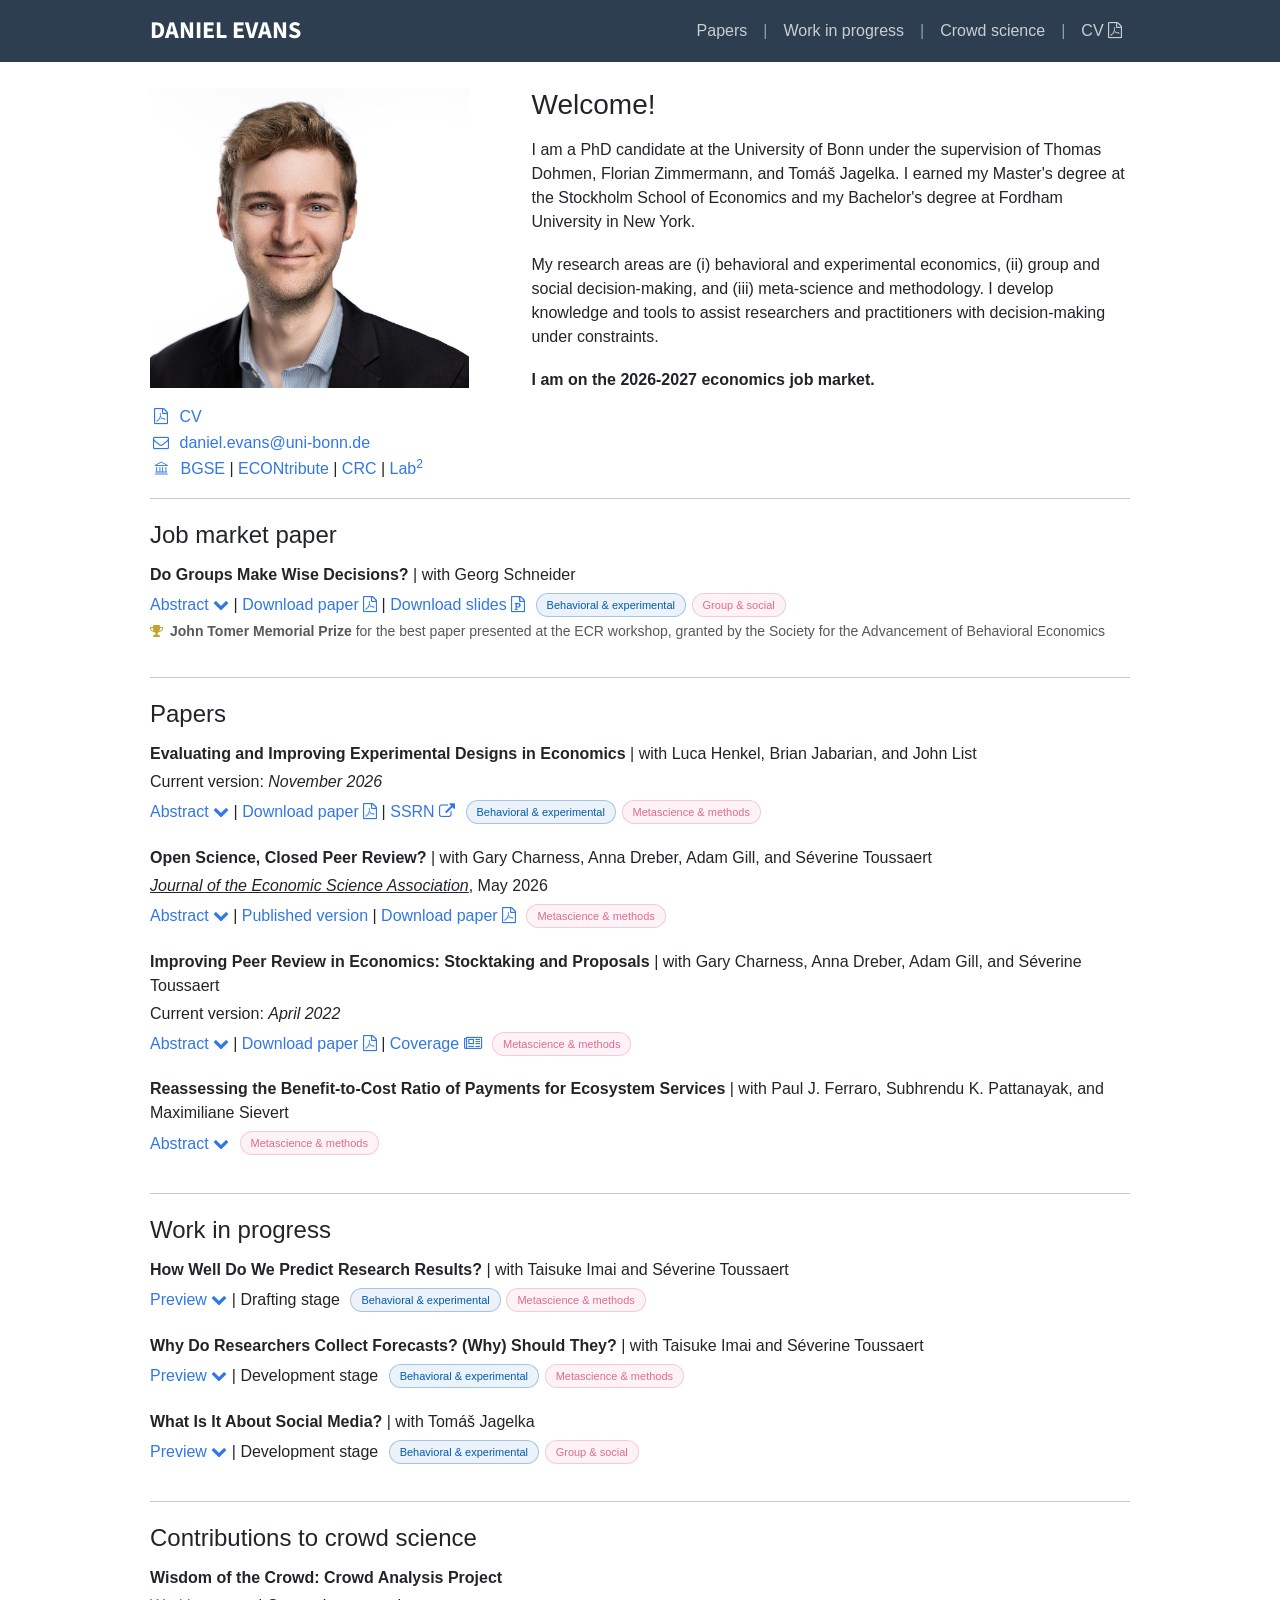
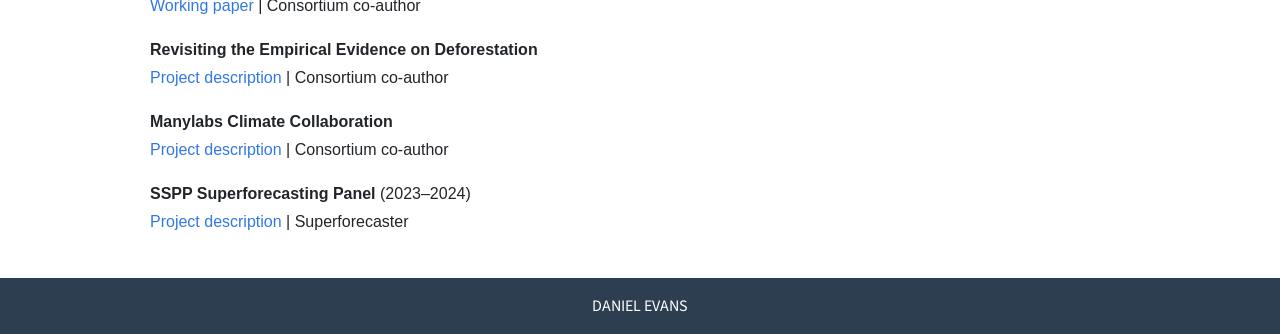
<file: index.html>
<!DOCTYPE html>
<html>
   <head>
      <meta name="generator" content="Hugo 0.72.0" />
      <meta charset="utf-8">
      <meta name="viewport" content="width=device-width, initial-scale=1, viewport-fit=cover, shrink-to-fit=no">
      <title>DANIEL EVANS </title>
      <meta name="description" content="Website of Daniel Evans">
      <link rel="canonical" href="https://daniel-evans-econ.com/" />
      <meta property="og:title" content="DANIEL EVANS" />
      <meta property="og:description" content="Website of Daniel Evans" />
      <meta property="og:type" content="website" />
      <meta property="og:url" content="https://daniel-evans-econ.com/" />
      <meta name="google-site-verification" content="ahWRUSEJh2YRMnxcVkSEhwlhxBZEfz1xDAu38m6dols" />
      <meta name="twitter:card" content="summary"/>
      <meta name="twitter:title" content="DANIEL EVANS"/>
      <meta name="twitter:description" content="Website of Daniel Evans"/>
      <link rel="stylesheet" href="https://stackpath.bootstrapcdn.com/bootstrap/4.3.1/css/bootstrap.min.css" integrity="sha384-ggOyR0iXCbMQv3Xipma34MD+dH/1fQ784/j6cY/iJTQUOhcWr7x9JvoRxT2MZw1T" crossorigin="anonymous">
      <link rel="stylesheet" href="https://cdnjs.cloudflare.com/ajax/libs/font-awesome/4.7.0/css/font-awesome.min.css">
<link href="https://fonts.googleapis.com/css2?family=Source+Sans+Pro:wght@700&display=swap" rel="stylesheet">
      <link rel="stylesheet" type="text/css" href="//fonts.googleapis.com/css?family=Open+Sans" />
      <link rel="icon" href="images/Bonn_Favicon.jpg" type="image/jpeg">
      <!-- CSS elements -->
      <link href="css/styles_navbar.css" rel="stylesheet" />
      <link rel="stylesheet" type="text/css" href="css/custom.css?v=20261114-tags2">
   </head>
   <body id="page-top">
      <div id="content">
         <div class="container">
<nav class="navbar navbar-expand-lg navbar-dark fixed-top" id="mainNav" style="background-color: #2c3e50;">
               <div class="container">
<a class="navbar-brand" href="#page-top">
<div style="font-size: larger; font-family: 'Source Sans Pro', sans-serif; font-weight: 700; color: white;">DANIEL EVANS</div>
</a>                   
<button class="navbar-toggler" type="button" data-bs-toggle="collapse" data-bs-target="#navbarResponsive" aria-controls="navbarResponsive" aria-expanded="false" aria-label="Toggle navigation"><span class="navbar-toggler-icon"></span></button>
                   <div class="collapse navbar-collapse" id="navbarResponsive">
                       <ul class="navbar-nav ms-auto">
<li class="nav-item">
  <a class="nav-link" href="#Papers" style="color: white;">Papers</a>
</li>
<li class="nav-item d-none d-lg-block"><span class="nav-link" style="color: white; font-weight: 300; opacity: 0.5;">|</span></li>
<li class="nav-item">
  <a class="nav-link" href="#WorksInProgress" style="color: white;">Work in progress</a>
</li>
<li class="nav-item d-none d-lg-block"><span class="nav-link" style="color: white; font-weight: 300; opacity: 0.5;">|</span></li>
<li class="nav-item">
  <a class="nav-link" href="#CrowdScience" style="color: white;">Crowd science</a>
</li>
<li class="nav-item d-none d-lg-block"><span class="nav-link" style="color: white; font-weight: 300; opacity: 0.5;">|</span></li>
<li class="nav-item">
  <a class="nav-link" href="/Evans_CV.pdf" target="_blank" style="color: white;">
    CV <span class="fa fa-file-pdf-o"></span>
  </a>
</li>

                       </ul>
                   </div>
               </div>
           </nav>
   <header>
   <div class="row justify-content-between">
      <div class="col-lg-5 header-img-col">
         <!-- <h3 class="text-left section_top"> Daniel Evans </h3> -->
                  <img src="images/daniel.evans.headshot.jpg?v=3" alt="Daniel Evans"
     style="width: auto; height: auto; max-height: 300px; max-width: 100%; object-fit: cover; margin-bottom: 1em;">
                  <table>
                         <tr>
                           <td colspan="2"><a href="/Evans_CV.pdf" target="_blank"><span class="fa fa-file-pdf-o fa-fw" aria-hidden="true" style="margin-right:8px"></span>CV</a></td>
                         </tr>
                          <tr>
                           <td colspan="2"><a href="mailto:daniel.evans@uni-bonn.de"><span class="fa fa-envelope-o fa-fw" aria-hidden="true" style="margin-right:8px"></span><span class="sr-only">Email:</span>daniel.evans@uni-bonn.de</a> </td>
                         </tr>  
                         <tr>
<td style="padding-right:8px"><svg xmlns="http://www.w3.org/2000/svg" viewBox="0 0 24 24" width="1.28571429em" height="1em" fill="none" stroke="currentColor" stroke-width="1.4" stroke-linecap="round" stroke-linejoin="round" aria-hidden="true" focusable="false" style="color:#3277e6;vertical-align:-0.125em"><path d="M3 8 12 3 21 8Z M5 11v7 M10 11v7 M14 11v7 M19 11v7 M3 21h18 M4 18h16"/></svg><span class="sr-only">Affiliations:</span></td>
<td>
  <a target="_blank" href="https://www.econ.uni-bonn.de/en/department/doctoral-students/daniel-evans">BGSE</a> | 
  <a target="_blank" href="https://econtribute.de/de/people/daniel-evans/">ECONtribute</a> | 
  <a target="_blank" href="https://www.crctr224.de/people/members-alphabetical-order/daniel-evans/view">CRC</a> | 
  <a target="_blank" href="https://labsquare.net/aboutus/team">Lab<sup>2</sup></a>
</td>
                         </tr>                             
                            <!--  <tr>
                           <td style="padding-right:8px" ><b>Twitter:</b></td>
                           <td><a target="_blank" href="https://twitter.com/DanielEvansEcon">@DanielEvansEcon</a> </td>
                         </tr>   -->                       
                  </table>
                   <!--  <b>Google Scholar:</b>    <a target="_blank" href="https://scholar.google.de/citations?user=FmFygDEAAAAJ&hl=de&oi=ao">Profile</a>  -->
               </div>
               <div class="col-lg-7 header-text-col">
         <h3 class="text-left section_top" style="margin-top: 0;">Welcome!</h3>
         <p> <div style="margin-bottom: 1em;"></div>
            I am a PhD candidate at the University of Bonn under the supervision of Thomas Dohmen, Florian Zimmermann, and Tomáš Jagelka. I earned my Master's degree at the Stockholm School of Economics and my Bachelor's degree at Fordham University in New York.<span style="display:block; height:1.20em;"></span>
   My research areas are (i) behavioral and experimental economics, (ii) group and social decision-making, and (iii) meta-science and methodology. I develop knowledge and tools to assist researchers and practitioners with decision-making under constraints.<span style="display:block; height:1.20em;"></span>
   <b>I am on the 2026-2027 economics job market.</b>
</p>
               </div>


            </div>
   </header>


      <div class="research-filters" id="research-filters" hidden>
         <span class="filter-label">Topics:</span>
         <div class="filter-options" id="active-topics" role="group" aria-label="Active topic filters"></div>
      </div>
      <p class="sr-only" id="filter-status" role="status" aria-live="polite"></p>
      <p class="filter-empty" id="filter-empty" hidden>No papers match all selected topics. Remove a topic to see more papers.</p>

      <section id="JobMarketPaper">

            <hr class="my-3">

            <div class="row">
               <div class="col-md">
                  <h4 class=" section">  Job market paper </h4>

<article class="research-entry" data-topics="behavioral social">
<p class="p_title_p"><b>Do Groups Make Wise Decisions?</b> | with Georg Schneider
</p>
<p class="paper-actions p_title_p">
   <span class="paper-links">
<a class="collapse-show showAbstract" data-toggle="collapse"
   href="#summary-groups-wise" role="button"
   aria-expanded="false" aria-controls="summary-groups-wise">
   Abstract
</a>
| <a href="/papers/Evans_JMP.pdf" role="button" target="_blank">
   Download paper <span class="fa fa-file-pdf-o"></span>
   </a>
| <a href="/papers/Evans_JMP_Slides.pdf" role="button" target="_blank">
   Download slides <span class="fa fa-file-powerpoint-o"></span>
   </a>
   </span>
<span class="paper-topics" aria-label="Research topics">
   <button type="button" class="topic-tag topic-tag--behavioral" data-topic="behavioral" aria-pressed="false">Behavioral &amp; experimental</button>
   <button type="button" class="topic-tag topic-tag--social" data-topic="social" aria-pressed="false">Group &amp; social</button>
</span>
</p>
<p class="p_award">
   <span class="fa fa-trophy"></span><b>John Tomer Memorial Prize</b> for the best paper presented at the ECR workshop, granted by the Society for the Advancement of Behavioral Economics
</p>
<div class="px-4 collapse card info" id="summary-groups-wise">
   <p class="text-justify">
      Many important decisions are made jointly by groups. While groups can draw on diverse perspectives, they are also susceptible to collective failures, such as herding. We investigate this tension by studying three features that distinguish joint from individual decision-making: composition, communication, and collaborative aggregation. Direct comparisons between joint and individual decisions cannot isolate these features. We separate them in an interactive online experiment in which retail investors construct portfolios to maximize returns and limit volatility in a randomly assigned decision mode. Adjacent modes differ by a single feature. We find that the benefits of joint decision-making can be explained by composition alone, because pooling partners’ diverse, independent inputs into a group decision reduces portfolio concentration and volatility. Communication undermines these benefits by homogenizing partners’ inputs and encouraging riskier strategies. Requiring partners to agree on one portfolio (collaborative aggregation) has little overall effect relative to pooling, but improves diversification when their beliefs differ. These findings suggest that communication can harm group decisions by encouraging conformity in settings where diversity of thought is essential.
   </p>
</div>
</article>
            </div>
            </div>
        </section>

      <section id="Papers">

            <hr class="my-3">

            <div class="row">
               <div class="col-md">
                  <h4 class=" section">  Papers </h4>

<article class="research-entry" data-topics="behavioral methods">
<p class="p_title_p"><b>Evaluating and Improving Experimental Designs in Economics</b> | with 
   <a href="https://luca-henkel.github.io/" class="n_link" role="button" target="_blank">Luca Henkel</a>, 
   <a href="https://brianjabarian.org/" class="n_link" role="button" target="_blank">Brian Jabarian</a>, and 
   <a href="https://voices.uchicago.edu/jlist/" class="n_link" role="button" target="_blank">John List</a>
</p>
<p class="p_title_p">
   Current version: <i>November 2026</i>
</p>
<p class="paper-actions p_abstract_p">
   <span class="paper-links">
<a class="collapse-show showAbstract" data-toggle="collapse"
   href="#summary-evaluating-experiments" role="button"
   aria-expanded="false"    aria-controls="summary-evaluating-experiments">
   Abstract
</a>
| <a href="/papers/Improving_Evaluating_Experiments.pdf" role="button" target="_blank">
   Download paper <span class="fa fa-file-pdf-o"></span>
   </a>
| <a href="https://papers.ssrn.com/sol3/papers.cfm?abstract_id=7701058" target="_blank" rel="noopener noreferrer">
   SSRN <span class="fa fa-external-link" aria-hidden="true"></span>
   </a>
   </span>
<span class="paper-topics" aria-label="Research topics">
   <button type="button" class="topic-tag topic-tag--behavioral" data-topic="behavioral" aria-pressed="false">Behavioral &amp; experimental</button>
   <button type="button" class="topic-tag topic-tag--methods" data-topic="methods" aria-pressed="false">Metascience &amp; methods</button>
</span>
</p>
<div class="px-4 collapse card info" id="summary-evaluating-experiments">
   <p class="text-justify">
      Conducting experiments requires researchers to make numerous design choices while respecting statistical, practical, and ethical constraints. We develop the Experimental Design Assessment Tool (EDAT) to help researchers navigate this complexity when generating and evaluating evidence from experiments. EDAT is based on a comprehensive framework that distills experimental designs into 30 components and provides guidance on optimal design choices for each. We operationalize this framework with an evaluation instrument that guides evaluators through experimental designs using targeted questions and generates quantitative quality scores. We evaluate EDAT&rsquo;s performance by applying it to experiments published in eight top economics journals in 2000, 2001, and 2020. Evaluators&rsquo; scores show high reliability and strongly predict citation counts, publication outcomes, and other proxies for impact and quality. This suggests that a quantitative assessment of experimental design quality is feasible. They further reveal that there cannot be a &ldquo;perfect experiment&rdquo; in practice due to the existence of trade-offs, such as between certain components of internal and external validity. We show how researchers navigate these trade-offs and identify the design features most valued by the profession. Finally, we document systematic improvements in quality over time and heterogeneity in design features between subfields and experiment types.
   </p>
</div>
</article>
                <article class="research-entry" data-topics="methods">
<p class="p_title_p">  <b>Open Science, Closed Peer Review? </b> | with Gary Charness, <a href="https://sites.google.com/site/annadreber/" class="n_link" role="button" target="_blank">Anna Dreber</a>, <a href="https://sites.google.com/view/adam-gill/" class="n_link" role="button" target="_blank">Adam Gill</a>, and <a href="https://severinetoussaert.com/" class="n_link" role="button" target="_blank">Séverine Toussaert</a>
</p>
               <p class="p_title_p">
                   <i><u>Journal of the Economic Science Association</u></i>, May 2026
               </p>
<p class="paper-actions p_abstract_p">
   <span class="paper-links">
<a class="collapse-show showAbstract" data-toggle="collapse" href="#abstract-open-peer-review" role="button" aria-expanded="false" aria-controls="collapse-ImpEmp">Abstract</a>
   | <a href="https://www.cambridge.org/core/journals/journal-of-the-economic-science-association/article/open-science-closed-peer-review/E022D86DD463373CB7A9CAF0AD32EC02" target="_blank" role="button">Published version</a>
   | <a href="/papers/Open_Peer_Review.pdf" role="button" target="_blank">
   Download paper <span class="fa fa-file-pdf-o"></span>
   </a>
   </span>
<span class="paper-topics" aria-label="Research topics">
   <button type="button" class="topic-tag topic-tag--methods" data-topic="methods" aria-pressed="false">Metascience &amp; methods</button>
</span>
</p>                  <div class="px-4 collapse card info" id="abstract-open-peer-review">
                     <p class="text-justify" >
                        Open science initiatives have gained traction in recent years. However, open <i> peer-review </i> practices, i.e., reforms that (i) modify the identifiability of stakeholders and (ii) establish channels for the open communication of information between stakeholders, have seen very little adoption in economics. In this paper, we explore the feasibility and desirability of such reforms. We present insights derived from survey data documenting the attitudes of 802 experimental/behavioral economists, a conceptual framework, a literature review, and cross-disciplinary data on current journal practices. On (i), most respondents support preserving anonymity for referees, but views about anonymity for authors and associate editors are mixed. On (ii), most respondents are open to publishing anonymized referee reports, sharing reports between referees, and allowing authors to appeal editorial decisions. Active reviewers, editors, and respondents from the US/Canada are generally less open to transparency reforms.
                     </p>
                  </div>
</article>
<article class="research-entry" data-topics="methods">
<p class="p_title_p">
   <b>Improving Peer Review in Economics: Stocktaking and Proposals </b> | with 
   Gary Charness, 
   <a href="https://sites.google.com/site/annadreber/" class="n_link" role="button" target="_blank">Anna Dreber</a>, 
   <a href="https://sites.google.com/view/adam-gill/" class="n_link" role="button" target="_blank">Adam Gill</a>, and 
   <a href="https://severinetoussaert.com/" class="n_link" role="button" target="_blank">Séverine Toussaert</a>
</p>
<p class="p_title_p">
   Current version: <i>April 2022</i>
</p>
<p class="paper-actions p_abstract_p">
   <span class="paper-links">
<a class="collapse-show showAbstract" data-toggle="collapse" href="#abstract-peer-review-improvement" role="button" aria-expanded="false" aria-controls="abstract-peer-review-improvement">Abstract</a>
   | <a href="/papers/Improving_Peer_Review.pdf" role="button" target="_blank">
   Download paper <span class="fa fa-file-pdf-o"></span>
   </a>
   | <a data-toggle="collapse" href="#coverage-peer-review-improvement" role="button" aria-expanded="false" aria-controls="coverage-peer-review-improvement">Coverage <span class="fa fa-newspaper-o" aria-hidden="true"></span></a>
   </span>
<span class="paper-topics" aria-label="Research topics">
   <button type="button" class="topic-tag topic-tag--methods" data-topic="methods" aria-pressed="false">Metascience &amp; methods</button>
</span>
</p>
<div class="px-4 collapse card info" id="coverage-peer-review-improvement">
   <p class="text-justify">
      Media:
      <a href="https://cepr.org/voxeu/columns/economists-want-see-changes-their-peer-review-system-lets-do-something-about-it" target="_blank" rel="noopener noreferrer">VoxEU</a>
      | <a href="https://blogs.worldbank.org/impactevaluations/weekly-links-april-29-nobel-advice-co-authoring-field-classes-first-year-how-much" target="_blank" rel="noopener noreferrer">World Bank Blogs</a>
   </p>
</div>
<div class="px-4 collapse card info" id="abstract-peer-review-improvement">
   <p class="text-justify">
      Peer review is central to the lives of researchers. We conduct a survey on improving peer review to which we received responses from over 1,400 economists. The survey is the bedrock of this article, which was written to (i) document the current state of peer review and (ii) investigate concrete steps towards improving it. We offer a snapshot of the recent submission and peer review activity of respondents, detail the difficulties they report facing, and measure their attitudes about various challenges and possible proposals to address them. We hope that this report will provide fertile ground for the development and implementation of practical solutions for improving peer review in economics.
   </p>
</div>
</article>
<article class="research-entry" data-topics="methods">
<p class="p_title_p"><b>Reassessing the Benefit-to-Cost Ratio of Payments for Ecosystem Services</b> | with Paul J. Ferraro, Subhrendu K. Pattanayak, and Maximiliane Sievert
</p>
<p class="paper-actions p_abstract_p">
   <span class="paper-links">
<a class="collapse-show showAbstract" data-toggle="collapse"
      href="#summary-reassessing-pes" role="button"
      aria-expanded="false" aria-controls="summary-reassessing-pes">
      Abstract
   </a>
   </span>
<span class="paper-topics" aria-label="Research topics">
   <button type="button" class="topic-tag topic-tag--methods" data-topic="methods" aria-pressed="false">Metascience &amp; methods</button>
</span>
</p>
<div class="px-4 collapse card info" id="summary-reassessing-pes">
   <p class="text-justify">
      Jayachandran et al. (2017) present results from a randomized payments-for-ecosystem-services program (PES) in Uganda, in which private forest owners in treatment villages were paid to preserve tree cover on their properties. The original authors find that treatment villages see a smaller decline in tree cover between baseline and endline (<i>&beta;&#770;</i> = 5.478, SE = 2.652, <i>p</i> = 0.04). We conduct a multiverse robustness reproduction of the original authors&rsquo; main specification and find that its statistical significance is sensitive to reasonable and conservative variations in analytic choices: 72% (43%) of analysis paths are insignificant at the 5% (10%) level. In contrast, point estimates and signs are more stable: every estimate expressed in the same unit as the main specification falls within the original 95% confidence interval, and 99% of coefficients are positive across all specifications. An ex-post power analysis suggests that the statistical power of the study design is low and insufficient for detecting modestly smaller effect sizes than the published estimate. Taken together, these findings are consistent with a positive effect that is smaller than originally reported. Recalculating the benefit-to-cost ratio assuming a true effect half as large as the observed effect reduces it from 2.4 to approximately 1.2. The program ceases to pass a benefit-cost test if the true effect is less than approximately 42% of the published estimate. For policymakers, our findings imply that funding and scale-up decisions should account for uncertainty in the treatment effect when comparing PES with alternative interventions.
   </p>
</div>
</article>
            </div> 
        </section>
<section id="WorksInProgress"> 
   <hr class="my-3">
   <div class="row">
      <div class="col-md">
         <h4 class="section">Work in progress</h4>

<article class="research-entry" data-topics="behavioral methods">
<p class="p_title_p"><b>How Well Do We Predict Research Results?</b> | with 
   <a href="https://www.taisukeimai.com/" class="n_link" role="button" target="_blank">Taisuke Imai</a> and 
   <a href="https://severinetoussaert.com/" class="n_link" role="button" target="_blank">Séverine Toussaert</a>
</p>
<p class="paper-actions p_abstract_p">
   <span class="paper-links">
<a class="collapse-show showAbstract" data-toggle="collapse"
      href="#summary-predict-accuracy" role="button"
      aria-expanded="false" aria-controls="summary-predict-accuracy">
      Preview
</a>
| Drafting stage
   </span>
<span class="paper-topics" aria-label="Research topics">
   <button type="button" class="topic-tag topic-tag--behavioral" data-topic="behavioral" aria-pressed="false">Behavioral &amp; experimental</button>
   <button type="button" class="topic-tag topic-tag--methods" data-topic="methods" aria-pressed="false">Metascience &amp; methods</button>
</span>
</p>
<div class="px-4 collapse card info" id="summary-predict-accuracy">
   <p class="text-justify">
 We leverage a meta-analysis to assess the accuracy of forecasts of research results relative to actual study outcomes.
   </p>
   </div>
</article>
<article class="research-entry" data-topics="behavioral methods">
<p class="p_title_p"><b>Why Do Researchers Collect Forecasts? (Why) Should They?</b> | with 
   <a href="https://www.taisukeimai.com/" class="n_link" role="button" target="_blank">Taisuke Imai</a> and 
   <a href="https://severinetoussaert.com/" class="n_link" role="button" target="_blank">Séverine Toussaert</a>
</p>
<p class="paper-actions p_abstract_p">
   <span class="paper-links">
<a class="collapse-show showAbstract" data-toggle="collapse"
      href="#summary-forecast-returns" role="button"
      aria-expanded="false" aria-controls="summary-forecast-returns">
      Preview
</a>
| Development stage
   </span>
<span class="paper-topics" aria-label="Research topics">
   <button type="button" class="topic-tag topic-tag--behavioral" data-topic="behavioral" aria-pressed="false">Behavioral &amp; experimental</button>
   <button type="button" class="topic-tag topic-tag--methods" data-topic="methods" aria-pressed="false">Metascience &amp; methods</button>
</span>
</p>
<div class="px-4 collapse card info" id="summary-forecast-returns">
   <p class="text-justify">
 We conceptualize and measure the returns to collecting forecasts of research results, and investigate the practice of eliciting them.
   </p>
   </div>
</article>
<article class="research-entry" data-topics="behavioral social">
<p class="p_title_p"><b>What Is It About Social Media?</b> | with Tomáš Jagelka
</p>
<p class="paper-actions p_abstract_p">
   <span class="paper-links">
<a class="collapse-show showAbstract" data-toggle="collapse"
      href="#summary-social-media" role="button"
      aria-expanded="false" aria-controls="summary-social-media">
      Preview
</a>
| Development stage
   </span>
<span class="paper-topics" aria-label="Research topics">
   <button type="button" class="topic-tag topic-tag--behavioral" data-topic="behavioral" aria-pressed="false">Behavioral &amp; experimental</button>
   <button type="button" class="topic-tag topic-tag--social" data-topic="social" aria-pressed="false">Group &amp; social</button>
</span>
</p>
<div class="px-4 collapse card info" id="summary-social-media">
   <p class="text-justify">
 In a controlled experiment with social media-like features, we study (i) whether people selectively report or misreport their successes to others and (ii) whether exposure to such biased reports harms other people&rsquo;s well-being.
   </p>
   </div>
</article>
      </div>
   </div>
</section>
<section id="CrowdScience">
   <hr class="my-3">
   <div class="row">
      <div class="col-md">
         <h4 class="section">Contributions to crowd science</h4>
<p class="p_title_p"><b>Wisdom of the Crowd: Crowd Analysis Project</b>
</p>
<p class="p_abstract_p"><a href="https://econpapers.repec.org/paper/innwpaper/2026-05.htm" target="_blank">Working paper</a> | Consortium co-author</p>
<p class="p_title_p"><b>Revisiting the Empirical Evidence on Deforestation</b>
</p>
<p class="p_abstract_p"><a href="https://www.rwi-essen.de/fileadmin/user_upload/RWI/Dokumente/Stellenanzeigen/RWI_Stellenanzeige_11_70900-11-25SHK_Deforestation_Replicators_KuE.pdf" target="_blank">Project description</a> | Consortium co-author</p>
<p class="p_title_p"><b>Manylabs Climate Collaboration</b>
</p>
<p class="p_abstract_p"><a href="https://manylabsclimate.wordpress.com" target="_blank">Project description</a> | Consortium co-author</p>
<p class="p_title_p"><b>SSPP Superforecasting Panel</b> (2023&ndash;2024)
</p>
<p class="p_abstract_p"><a href="https://socialscienceprediction.org" target="_blank">Project description</a> | Superforecaster</p>
<br>
      </div>
   </div>
</section>

         </div>
       <footer class="py-3" style="background-color: #2c3e50; font-family: 'Source Sans Pro', sans-serif;">
  <div class="container px-4">
    <p class="m-0 text-center text-white">DANIEL EVANS</p>
  </div>
</footer>
      </div>
       <!-- JS scripts -->
      <script src="https://code.jquery.com/jquery-3.3.1.slim.min.js" integrity="sha384-q8i/X+965DzO0rT7abK41JStQIAqVgRVzpbzo5smXKp4YfRvH+8abtTE1Pi6jizo" crossorigin="anonymous"></script>
      <script src="https://cdnjs.cloudflare.com/ajax/libs/popper.js/1.14.7/umd/popper.min.js" integrity="sha384-UO2eT0CpHqdSJQ6hJty5KVphtPhzWj9WO1clHTMGa3JDZwrnQq4sF86dIHNDz0W1" crossorigin="anonymous"></script>
      <script src="https://stackpath.bootstrapcdn.com/bootstrap/4.3.1/js/bootstrap.min.js" integrity="sha384-JjSmVgyd0p3pXB1rRibZUAYoIIy6OrQ6VrjIEaFf/nJGzIxFDsf4x0xIM+B07jRM" crossorigin="anonymous"></script>
       <!-- Bootstrap core JS-->
        <script src="https://cdn.jsdelivr.net/npm/bootstrap@5.1.3/dist/js/bootstrap.bundle.min.js"></script>
        <!-- Core navbar theme JS-->
        <script src="js/scripts.js?v=20261114-tags2"></script>
   </body>
</html>
</file>
<file: css/custom.css>
/*!
 * Bootstrap v5.1.3 (https://getbootstrap.com/)
 * Copyright 2011-2021 The Bootstrap Authors
 * Copyright 2011-2021 Twitter, Inc.
 * Licensed under MIT (https://github.com/twbs/bootstrap/blob/main/LICENSE)
 */

html {
  scroll-padding-top: 3.5rem;
}

header {
  padding-top: 5.5rem;
}


b {
    font-weight: 600;
}
a {
  color: #3277e6;
}

.showAbstract[aria-expanded="false"]::after {
    font-family: FontAwesome;
    content: " \f078";
}

.showAbstract[aria-expanded="true"]::after {
    font-family: FontAwesome;
    content: " \f077";
}
.section_top {
    margin-bottom: 0.2cm;
    margin-top: 0cm;
}

.section {
    margin-bottom: 0.35cm;
    margin-top: 0.15cm;
/*    text-decoration: underline;   
    text-decoration-thickness: 0.2px;*/
}

.wip_no_dist {
	margin-bottom:5px;
}

.wip_dist {
	margin-bottom:25px;
}

.p_title_p{
    margin-bottom:4px;
    margin-top:2px;    
}

.p_abstract_p{
    margin-bottom:20px;
}

.p_award{
    margin-top: 2px;
    margin-bottom: 20px;
    font-size: 0.875rem;
    line-height: 1.35;
    color: #55595c;
}

.p_award .fa-trophy{
    color: #c8a02c;
    margin-right: 0.5em;
}

.info {
    padding: 15px 15px 0px 15px;
    box-shadow: 0 1px 2px rgba(0,0,0,0.15);
}

.card:hover {
  box-shadow: 0 0 11px rgba(33,33,33,.2); 
}

.n_link {
  color: inherit;
  text-decoration: inherit;
}

#mainNav .navbar-nav a.nav-link {
  color: rgba(255, 255, 255, 0.75) !important;
  transition: color 0.15s ease-in-out;
}

#mainNav .navbar-nav a.nav-link:hover,
#mainNav .navbar-nav a.nav-link:focus {
  color: #fff !important;
  text-decoration: underline;
}

@media (min-width: 992px) {
  .header-img-col {
    flex: 0 0 auto;
    width: 38%;
  }
  .header-text-col {
    flex: 0 0 auto;
    width: 62%;
  }
}

@media (min-width: 768px) {
  .container {
    padding-left: 2.5rem;
    padding-right: 2.5rem;
  }
}

@media (min-width: 1200px) {
  .container {
    padding-left: 5rem;
    padding-right: 5rem;
  }
}
/* Research-topic labels share a compact shape and wrap naturally on mobile. */
.paper-actions {
  display: flex;
  flex-wrap: wrap;
  align-items: center;
  gap: 0.35rem 0.65rem;
}

.paper-links {
  min-width: 0;
}

.paper-topics {
  display: flex;
  flex-wrap: wrap;
  gap: 0.35rem;
  margin-left: 0;
}

/* Palette and tint levels match Taisuke Imai's keyword tags. */
.topic-tag {
  --topic-color: #005caf;
  display: inline-flex;
  align-items: center;
  vertical-align: middle;
  margin: 0.12rem 0;
  padding: 1px 10px;
  border: 1px solid color-mix(in srgb, var(--topic-color) 30%, transparent);
  border-radius: 999px;
  color: var(--topic-color);
  background: color-mix(in srgb, var(--topic-color) 8%, transparent);
  font-family: inherit;
  font-size: 11px;
  font-weight: 400;
  line-height: 20px;
  cursor: pointer;
  transition: filter 0.2s;
}
.topic-tag--behavioral { --topic-color: #005caf; }
.topic-tag--social, .topic-tag--methods { --topic-color: #e16b8c; }
.topic-tag:hover { filter: brightness(0.9); }
.topic-tag:focus-visible { outline: 2px solid var(--topic-color); outline-offset: 3px; }
.topic-tag[aria-pressed="true"] {
  border-color: var(--topic-color);
  background: color-mix(in srgb, var(--topic-color) 16%, transparent);
}
.research-filters {
  display: flex;
  flex-wrap: wrap;
  align-items: center;
  gap: 0.3rem 0.65rem;
  margin: 1.2rem 0 0.5rem;
  scroll-margin-top: 4rem;
}
.filter-label { font-size: 0.875rem; color: #55595c; }
.filter-options { display: flex; flex-wrap: wrap; gap: 0.35rem; }
.filter-empty { margin: 1rem 0; }
[hidden] { display: none !important; }
</file>
